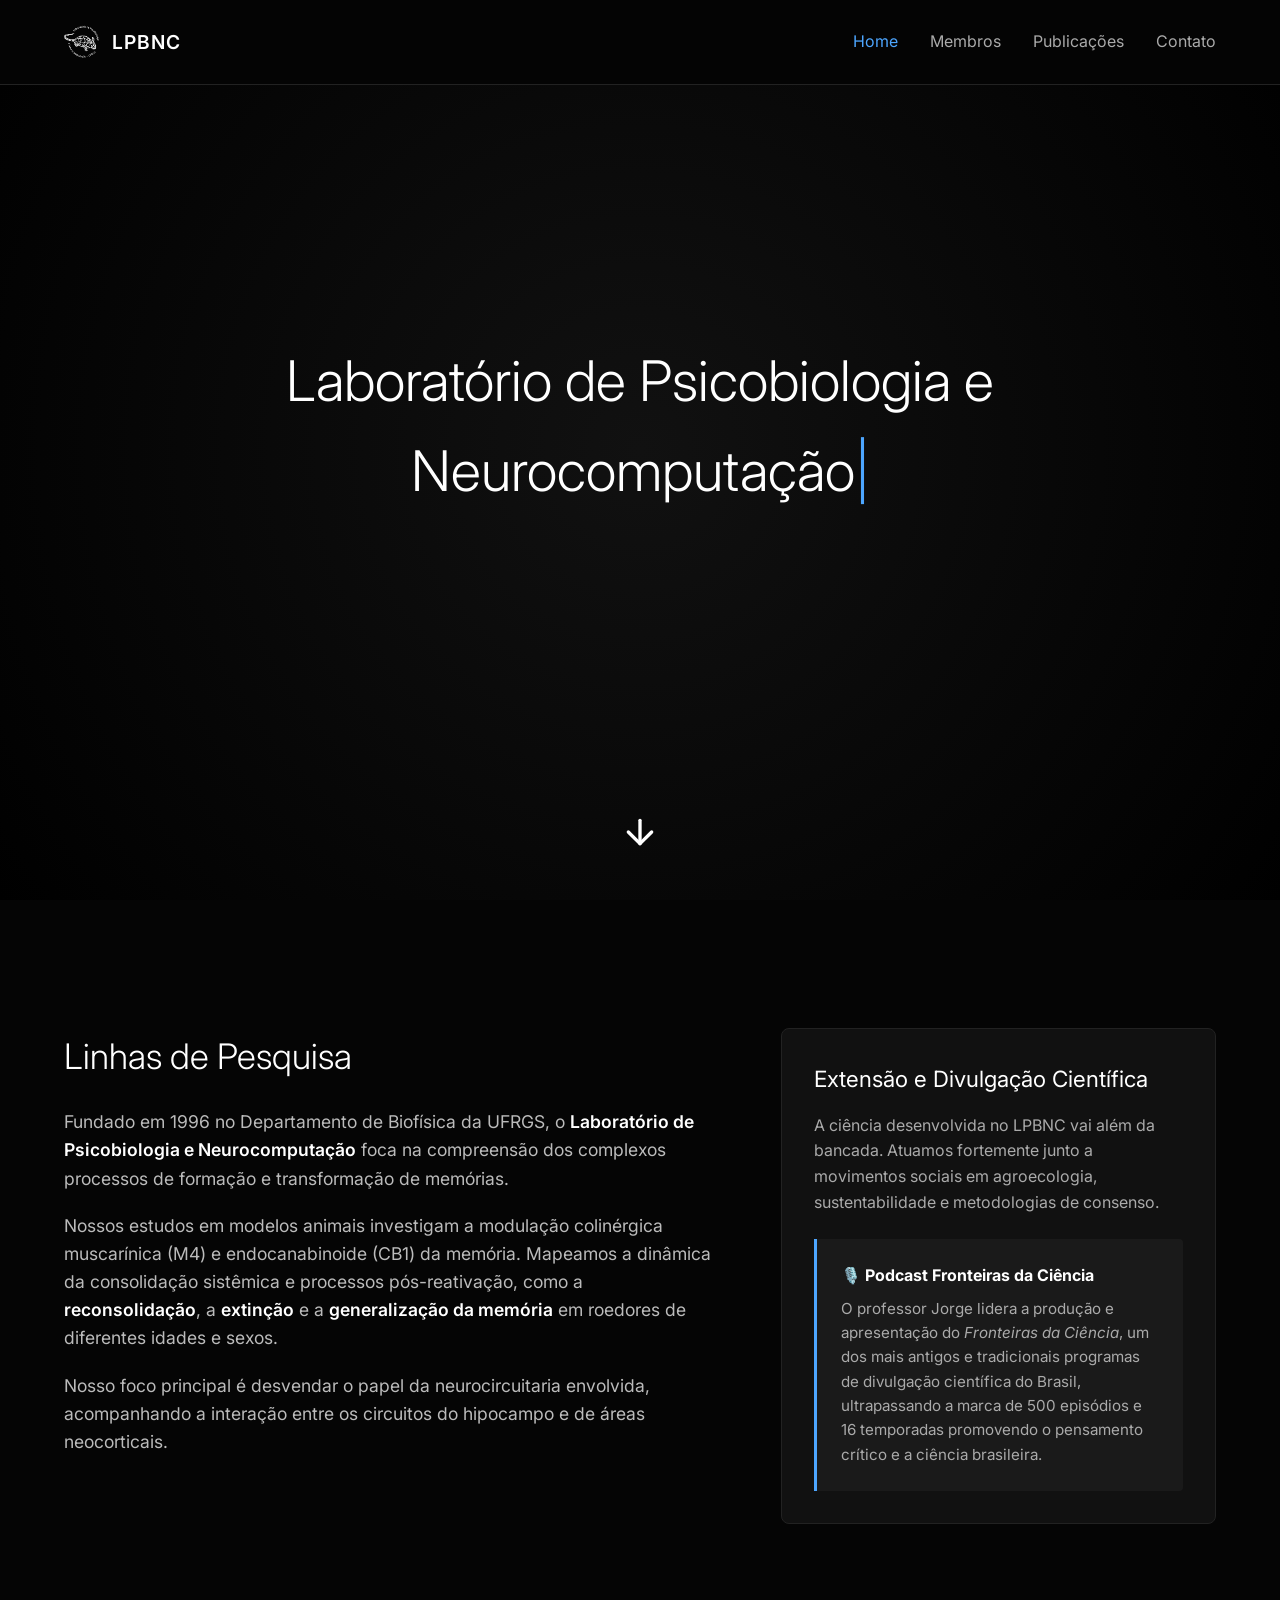
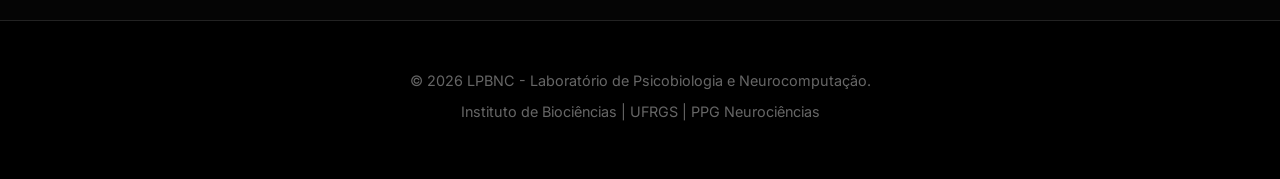
<file: index.html>
<!DOCTYPE html>
<html lang="pt-BR">
<head>
    <meta charset="UTF-8">
    <meta name="viewport" content="width=device-width, initial-scale=1.0">
    <title>LPBNC - Laboratório de Psicobiologia e Neurocomputação</title>
    <link rel="stylesheet" href="style.css">
    <link href="https://fonts.googleapis.com/css2?family=Inter:wght@300;400;600&display=swap" rel="stylesheet">
</head>
<body>
<header class="navbar">
        <div class="container nav-container">
            <a href="index.html" class="logo">
               <img src="icone.png" alt="Ícone LPBNC" style="width: 36px; height: 36px; border-radius: 8px;">
                <span class="logo-text">LPBNC</span>
            </a>
            
            <div class="hamburger">
                <span class="bar"></span>
                <span class="bar"></span>
                <span class="bar"></span>
            </div>
            
            <nav class="nav-menu">
                <ul class="nav-links">
                    <li><a href="index.html">Home</a></li>
                    <li><a href="membros.html">Membros</a></li>
                    <li><a href="publicacoes.html">Publicações</a></li>
                    <li><a href="contato.html" class="active">Contato</a></li>
                </ul>
            </nav>
        </div>
    </header>

    <script>
        document.addEventListener("DOMContentLoaded", function() {
            const hamburger = document.querySelector(".hamburger");
            const navLinks = document.querySelector(".nav-links");

            if (hamburger && navLinks) {
                hamburger.addEventListener("click", function() {
                    hamburger.classList.toggle("active");
                    navLinks.classList.toggle("active");
                });

                // Fecha o menu ao clicar em um link
                document.querySelectorAll(".nav-links li a").forEach(link => {
                    link.addEventListener("click", () => {
                        hamburger.classList.remove("active");
                        navLinks.classList.remove("active");
                    });
                });
            }
        });
    </script>

    <section class="hero">
        <div class="hero-content">
            <h1 class="typewriter-container">
                <span id="typewriter-text"></span><span class="cursor">|</span>
            </h1>
            <p class="subtitle">Neurofarmacologia, circuitos e consolidação da memória.</p>
        </div>
        <a href="#sobre" class="scroll-down" aria-label="Rolar para baixo">
            <svg width="40" height="40" viewBox="0 0 24 24" fill="none" stroke="currentColor" stroke-width="2" stroke-linecap="round" stroke-linejoin="round">
                <line x1="12" y1="5" x2="12" y2="19"></line>
                <polyline points="19 12 12 19 5 12"></polyline>
            </svg>
        </a>
    </section>

    <section id="sobre" class="about container">
        <div class="about-grid">
            <div class="about-text">
                <h2>Linhas de Pesquisa</h2>
                <p>Fundado em 1996 no Departamento de Biofísica da UFRGS, o <strong>Laboratório de Psicobiologia e Neurocomputação</strong> foca na compreensão dos complexos processos de formação e transformação de memórias.</p>
                <p>Nossos estudos em modelos animais investigam a modulação colinérgica muscarínica (M4) e endocanabinoide (CB1) da memória. Mapeamos a dinâmica da consolidação sistêmica e processos pós-reativação, como a <strong>reconsolidação</strong>, a <strong>extinção</strong> e a <strong>generalização da memória</strong> em roedores de diferentes idades e sexos.</p>
                <p>Nosso foco principal é desvendar o papel da neurocircuitaria envolvida, acompanhando a interação entre os circuitos do hipocampo e de áreas neocorticais.</p>
            </div>
            
            <div class="about-highlight">
                <h3>Extensão e Divulgação Científica</h3>
                <p>A ciência desenvolvida no LPBNC vai além da bancada. Atuamos fortemente junto a movimentos sociais em agroecologia, sustentabilidade e metodologias de consenso.</p>
                <div class="podcast-box">
                    <h4>🎙️ Podcast Fronteiras da Ciência</h4>
                    <p>O professor Jorge lidera a produção e apresentação do <em>Fronteiras da Ciência</em>, um dos mais antigos e tradicionais programas de divulgação científica do Brasil, ultrapassando a marca de 500 episódios e 16 temporadas promovendo o pensamento crítico e a ciência brasileira.</p>
                </div>
            </div>
        </div>
    </section>

    <footer>
        <div class="container footer-content">
            <p>&copy; 2026 LPBNC - Laboratório de Psicobiologia e Neurocomputação.</p>
            <p>Instituto de Biociências | UFRGS | PPG Neurociências</p>
        </div>
    </footer>
<script src="script.js"></script>

</body>
</html>
</file>
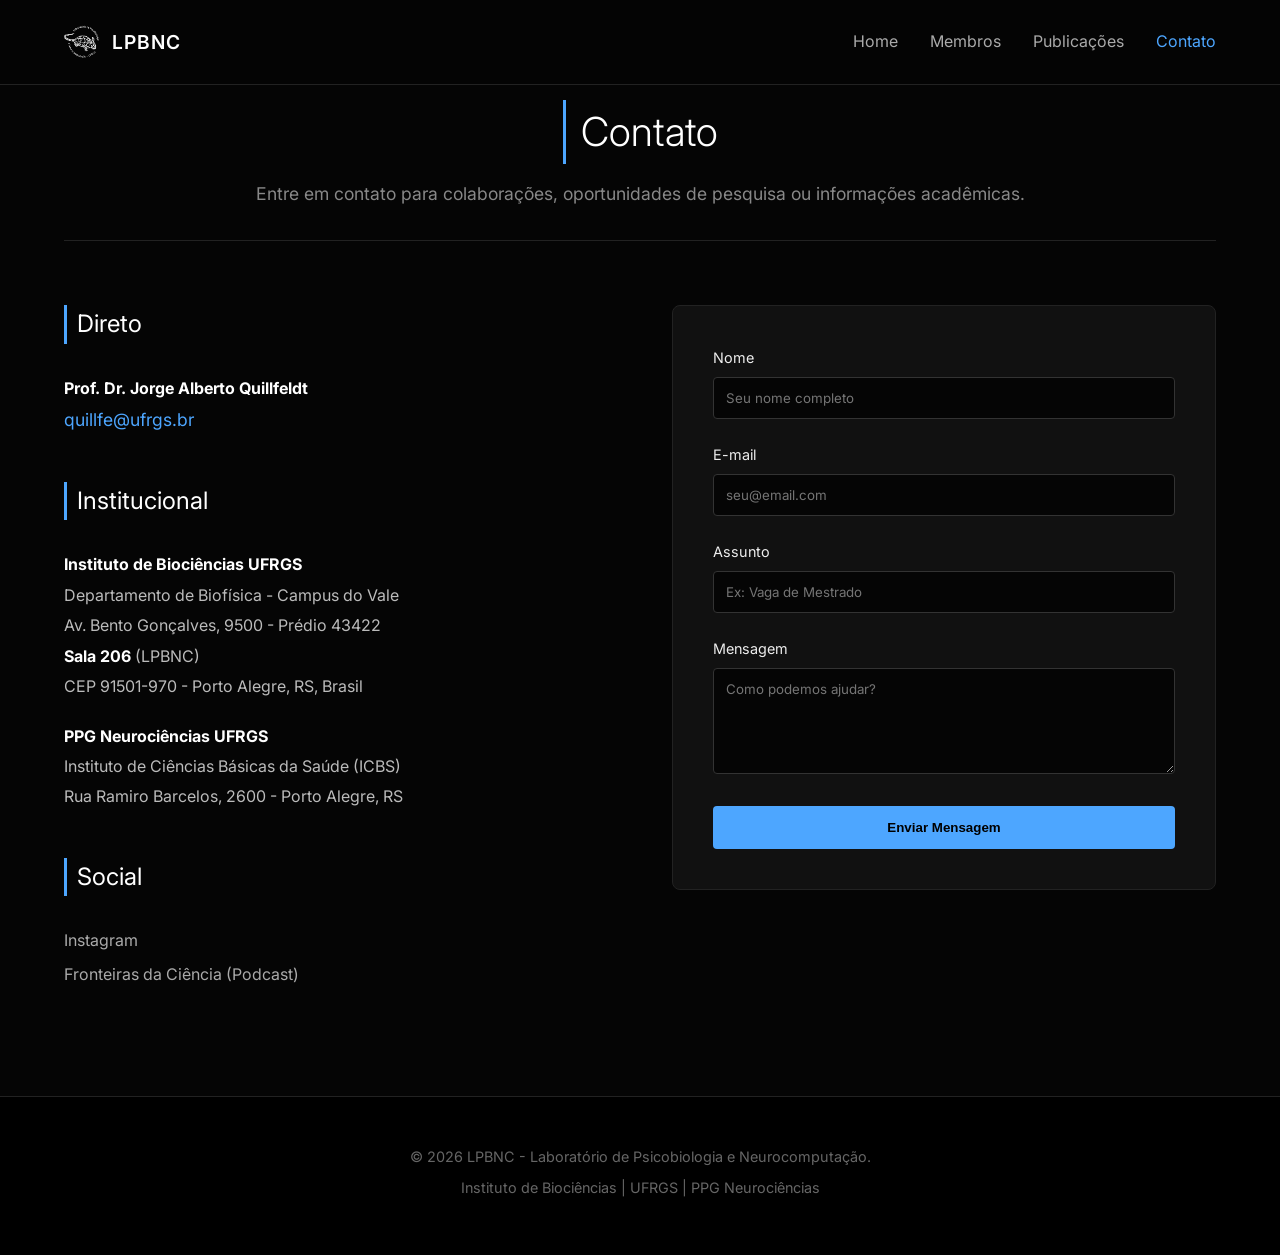
<file: contato.html>
<!DOCTYPE html>
<html lang="pt-BR">
<head>
    <meta charset="UTF-8">
    <meta name="viewport" content="width=device-width, initial-scale=1.0">
    <title>Contato - LPBNC</title>
    <link rel="stylesheet" href="style.css">
    <link href="https://fonts.googleapis.com/css2?family=Inter:wght@300;400;600&display=swap" rel="stylesheet">
</head>
<body>
<header class="navbar">
        <div class="container nav-container">
            <a href="index.html" class="logo">
               <img src="icone.png" alt="Ícone LPBNC" style="width: 36px; height: 36px; border-radius: 8px;">
                <span class="logo-text">LPBNC</span>
            </a>
            
            <div class="hamburger">
                <span class="bar"></span>
                <span class="bar"></span>
                <span class="bar"></span>
            </div>
            
            <nav>
                <ul class="nav-links">
                    <li><a href="index.html">Home</a></li>
                    <li><a href="membros.html">Membros</a></li>
                    <li><a href="publicacoes.html">Publicações</a></li>
                    <li><a href="contato.html" class="active">Contato</a></li>
                </ul>
            </nav>
        </div>
    </header>

    <main class="container page-content">
        <div class="page-header contact-header">
            <h1>Contato</h1>
            <p>Entre em contato para colaborações, oportunidades de pesquisa ou informações acadêmicas.</p>
        </div>

        <div class="contact-grid">
            <section class="contact-info">
                <div class="info-block">
                    <h2 class="section-title">Direto</h2>
                    <p><strong>Prof. Dr. Jorge Alberto Quillfeldt</strong></p>
                    <a href="mailto:quillfe@ufrgs.br" class="contact-link">quillfe@ufrgs.br</a>
                </div>

<div class="info-block">
    <h2 class="section-title">Institucional</h2>
	    <p><strong>Instituto de Biociências UFRGS</strong></p>
    <p>Departamento de Biofísica - Campus do Vale</p>
    <p>Av. Bento Gonçalves, 9500 - Prédio 43422</p>
    <p><strong>Sala 206</strong> (LPBNC)</p>
    <p>CEP 91501-970 - Porto Alegre, RS, Brasil</p>
	
    <p class="mt-2"><strong>PPG Neurociências UFRGS</strong></p>
    <p>Instituto de Ciências Básicas da Saúde (ICBS)</p>
    <p>Rua Ramiro Barcelos, 2600 - Porto Alegre, RS</p>
    

</div>

                <div class="info-block">
                    <h2 class="section-title">Social</h2>
                    <div class="social-links">
                        <a href="https://www.ufrgs.br/" target="_blank">Instagram</a>
						<a href="http://frontdaciencia.ufrgs.br/" target="_blank">Fronteiras da Ciência (Podcast)</a>                        
                    </div>
                </div>
            </section>

            <section class="contact-form-container">
                <form class="contact-form">
                    <div class="form-group">
                        <label for="name">Nome</label>
                        <input type="text" id="name" name="name" placeholder="Seu nome completo" required>
                    </div>
                    <div class="form-group">
                        <label for="email">E-mail</label>
                        <input type="email" id="email" name="email" placeholder="seu@email.com" required>
                    </div>
                    <div class="form-group">
                        <label for="subject">Assunto</label>
                        <input type="text" id="subject" name="subject" placeholder="Ex: Vaga de Mestrado">
                    </div>
                    <div class="form-group">
                        <label for="message">Mensagem</label>
                        <textarea id="message" name="message" rows="5" placeholder="Como podemos ajudar?" required></textarea>
                    </div>
                    <button type="submit" class="btn-submit">Enviar Mensagem</button>
                </form>
            </section>
        </div>
    </main>

    <footer>
        <div class="container footer-content">
            <p>&copy; 2026 LPBNC - Laboratório de Psicobiologia e Neurocomputação.</p>
            <p>Instituto de Biociências | UFRGS | PPG Neurociências</p>
        </div>
    </footer>
	
	<script>
        const hamburger = document.querySelector(".hamburger");
        const navLinks = document.querySelector(".nav-links");

        hamburger.addEventListener("click", () => {
            hamburger.classList.toggle("active");
            navLinks.classList.toggle("active");
        });

        // Fecha o menu ao clicar em um link (opcional, mas recomendado)
        document.querySelectorAll(".nav-links li a").forEach(n => n.addEventListener("click", () => {
            hamburger.classList.remove("active");
            navLinks.classList.remove("active");
        }));
    </script>
</body>
</html>
</file>
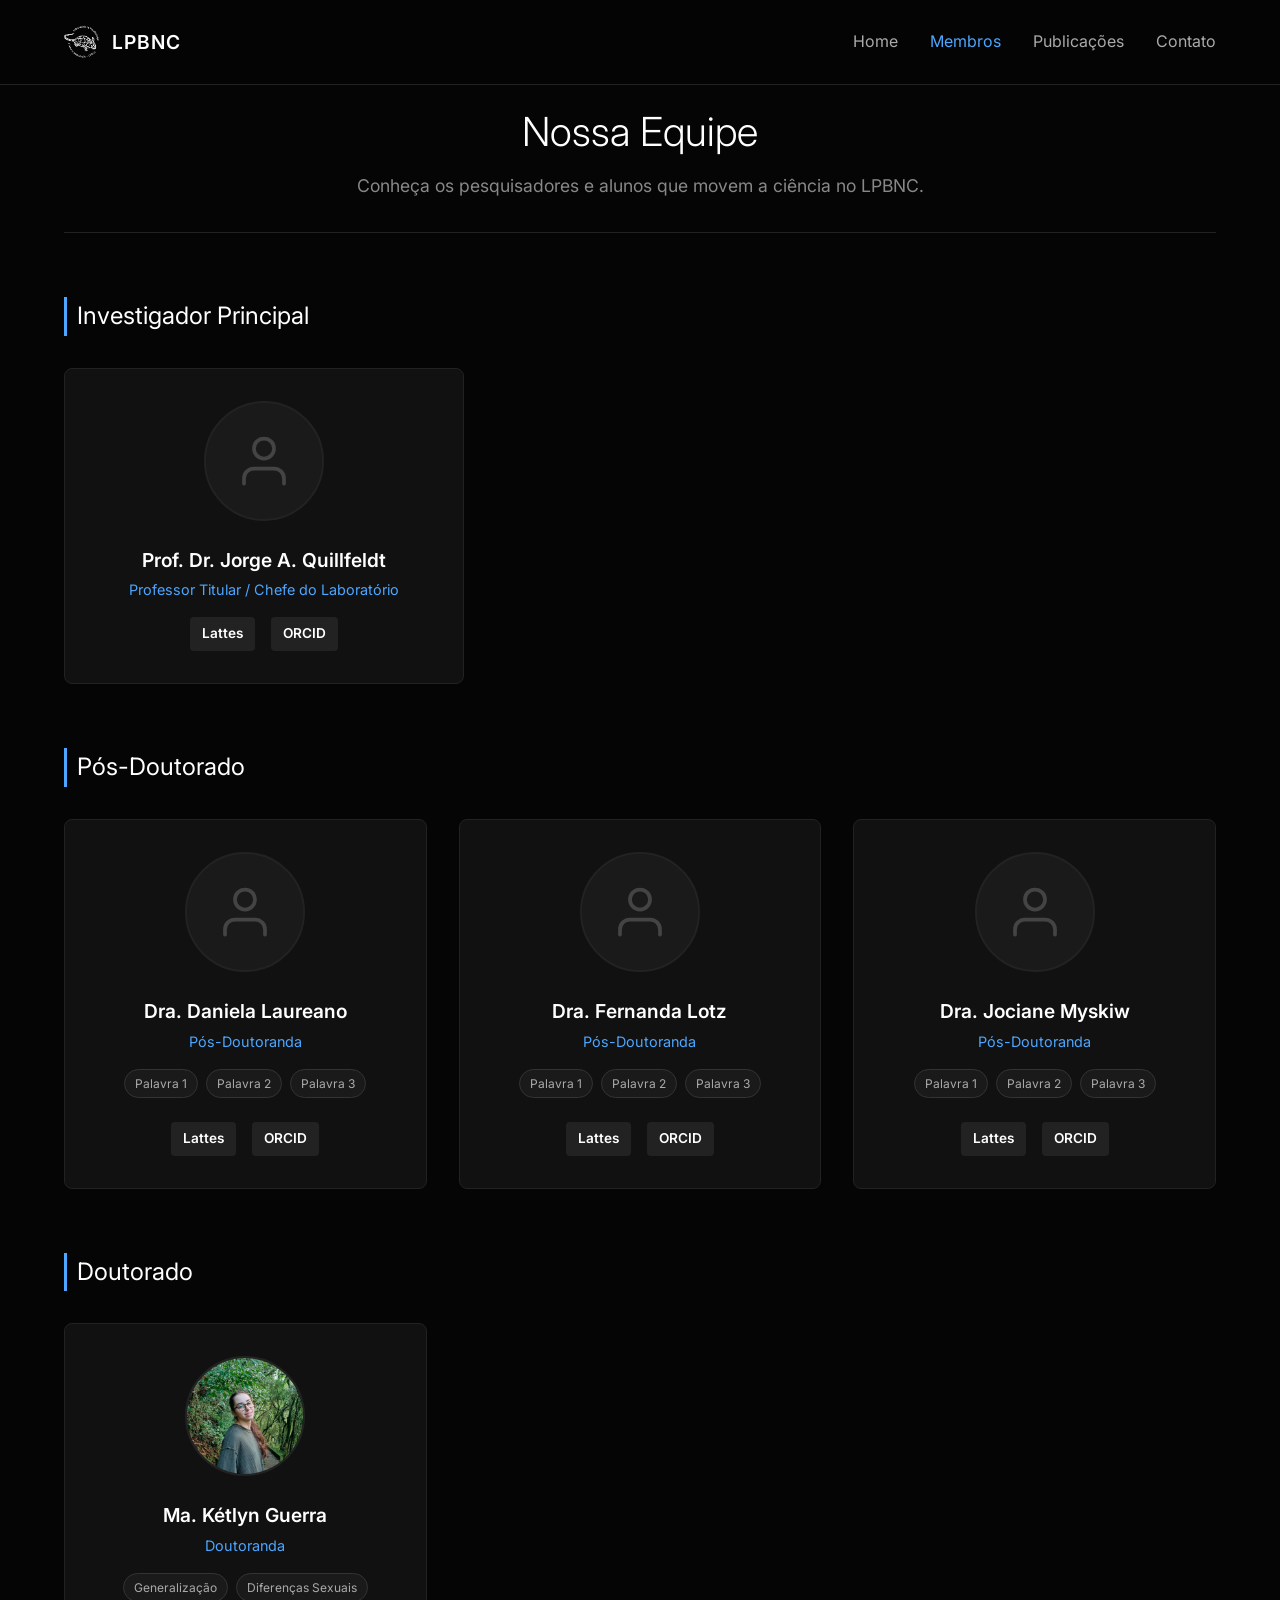
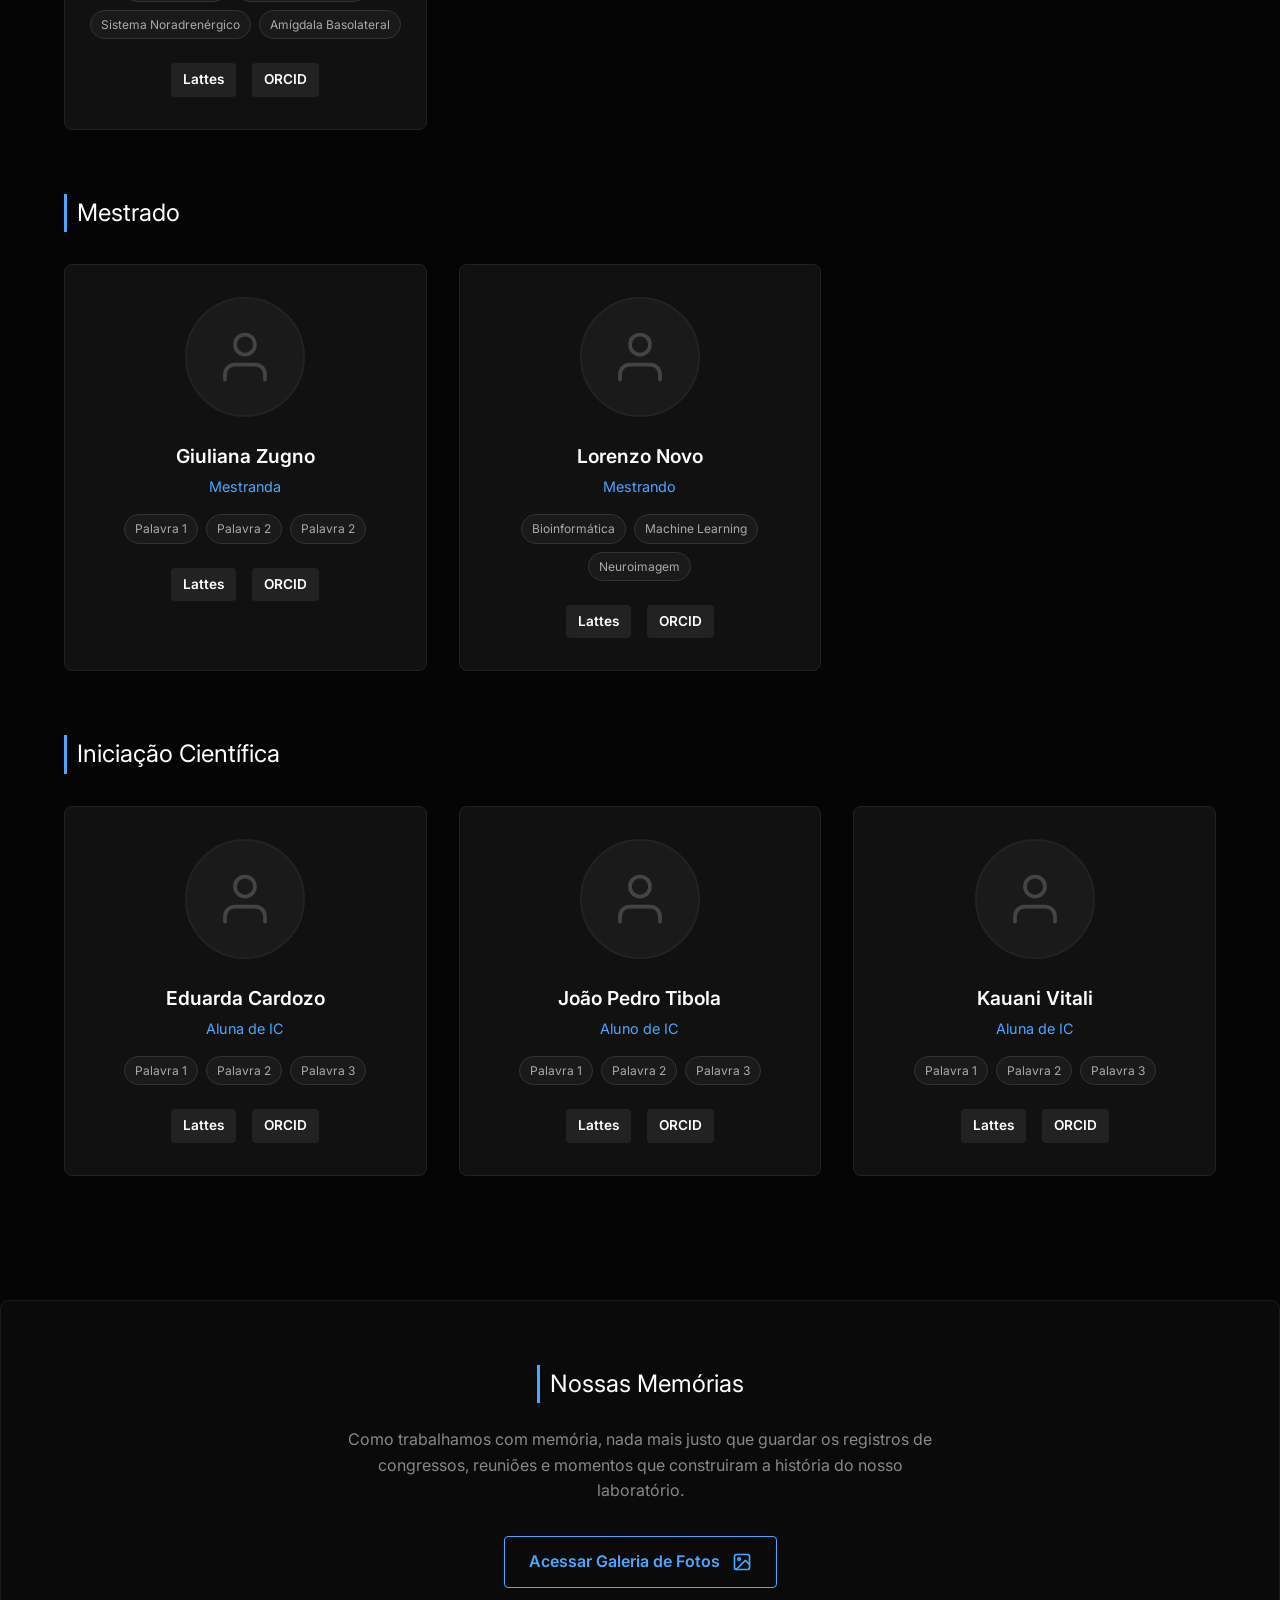
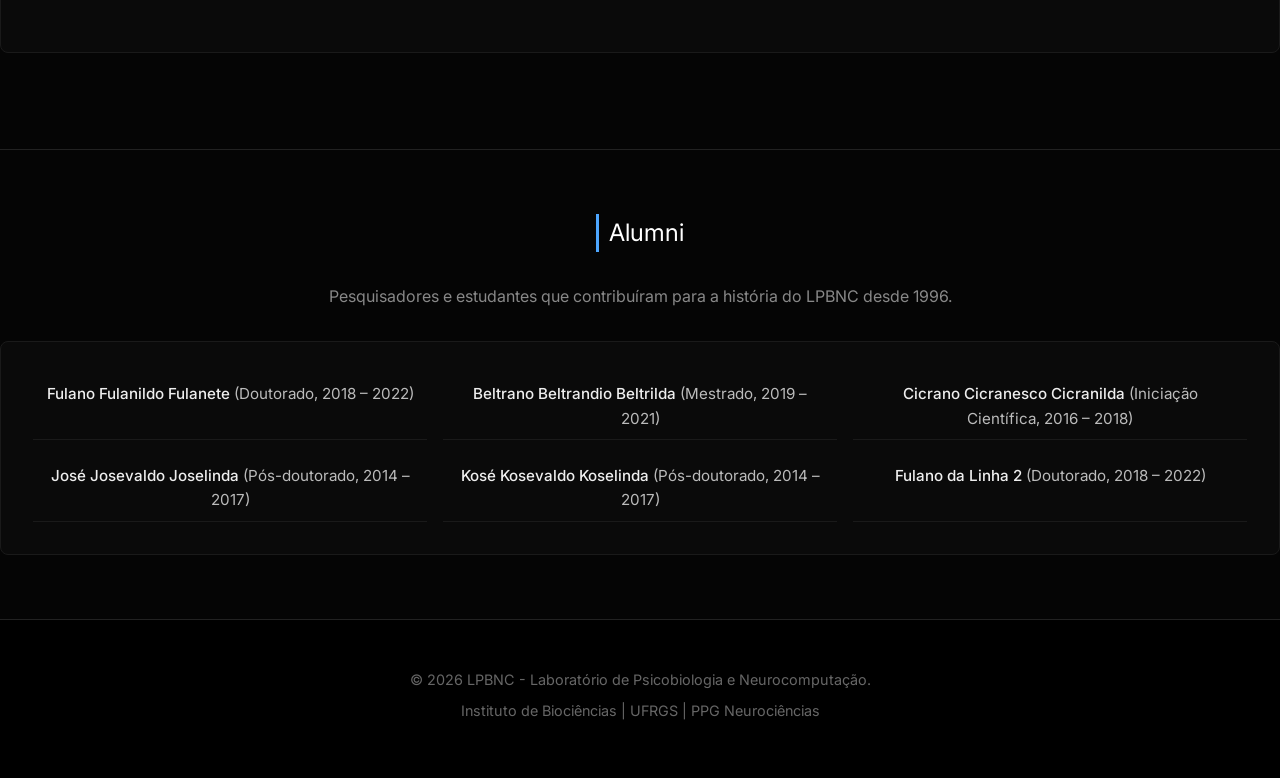
<file: membros.html>
<!DOCTYPE html>
<html lang="pt-BR">
<head>
    <meta charset="UTF-8">
    <meta name="viewport" content="width=device-width, initial-scale=1.0">
    <title>Membros - LPBNC</title>
    <link rel="stylesheet" href="style.css">
    <link href="https://fonts.googleapis.com/css2?family=Inter:wght@300;400;600&display=swap" rel="stylesheet">
</head>
<body>
<header class="navbar">
        <div class="container nav-container">
            <a href="index.html" class="logo">
               <img src="icone.png" alt="Ícone LPBNC" style="width: 36px; height: 36px; border-radius: 8px;">
                <span class="logo-text">LPBNC</span>
            </a>
            
            <div class="hamburger">
                <span class="bar"></span>
                <span class="bar"></span>
                <span class="bar"></span>
            </div>
            
            <nav>
                <ul class="nav-links">
                    <li><a href="index.html">Home</a></li>
                    <li><a href="membros.html"class="active">Membros</a></li>
                    <li><a href="publicacoes.html">Publicações</a></li>
                    <li><a href="contato.html">Contato</a></li>
                </ul>
            </nav>
        </div>
    </header>

    <main class="container page-content">
        <div class="page-header">
            <h1>Nossa Equipe</h1>
            <p>Conheça os pesquisadores e alunos que movem a ciência no LPBNC.</p>
        </div>

        <section class="team-section">
            <h2 class="section-title">Investigador Principal</h2>
            <div class="team-grid pi-grid">
                <div class="member-card pi-card">
                    <div class="member-photo">
                        <svg viewBox="0 0 24 24" fill="none" stroke="currentColor" stroke-width="1.5" stroke-linecap="round" stroke-linejoin="round"><path d="M20 21v-2a4 4 0 0 0-4-4H8a4 4 0 0 0-4 4v2"></path><circle cx="12" cy="7" r="4"></circle></svg>
                    </div>
                    <div class="member-info">
                        <h3>Prof. Dr. Jorge A. Quillfeldt</h3>
                        <p class="role">Professor Titular / Chefe do Laboratório</p>
                        <div class="member-links">
                            <a href="#" target="_blank" title="Currículo Lattes">Lattes</a>
                            <a href="#" target="_blank" title="ORCID">ORCID</a>
                        </div>
                    </div>
                </div>
            </div>
        </section>

        <section class="team-section">
            <h2 class="section-title">Pós-Doutorado</h2>
            <div class="team-grid">
                <div class="member-card">
                    <div class="member-photo">
                        <svg viewBox="0 0 24 24" fill="none" stroke="currentColor" stroke-width="1.5" stroke-linecap="round" stroke-linejoin="round"><path d="M20 21v-2a4 4 0 0 0-4-4H8a4 4 0 0 0-4 4v2"></path><circle cx="12" cy="7" r="4"></circle></svg>
                    </div>
                    <div class="member-info">
                        <h3>Dra. Daniela Laureano</h3>
                        <p class="role">Pós-Doutoranda</p>
                        <div class="keywords">
                            <span>Palavra 1</span><span>Palavra 2</span><span>Palavra 3</span>
                        </div>
                        <div class="member-links">
                            <a href="#" target="_blank">Lattes</a>
                            <a href="#" target="_blank">ORCID</a>
                        </div>
                    </div>
                </div>
                <div class="member-card">
                    <div class="member-photo">
                        <svg viewBox="0 0 24 24" fill="none" stroke="currentColor" stroke-width="1.5" stroke-linecap="round" stroke-linejoin="round"><path d="M20 21v-2a4 4 0 0 0-4-4H8a4 4 0 0 0-4 4v2"></path><circle cx="12" cy="7" r="4"></circle></svg>
                    </div>
                    <div class="member-info">
                        <h3>Dra. Fernanda Lotz</h3>
                        <p class="role">Pós-Doutoranda</p>
                        <div class="keywords">
                            <span>Palavra 1</span><span>Palavra 2</span><span>Palavra 3</span>
                        </div>
                        <div class="member-links">
                            <a href="#" target="_blank">Lattes</a>
                            <a href="#" target="_blank">ORCID</a>
                        </div>
                    </div>
                </div>
                <div class="member-card">
                    <div class="member-photo">
                        <svg viewBox="0 0 24 24" fill="none" stroke="currentColor" stroke-width="1.5" stroke-linecap="round" stroke-linejoin="round"><path d="M20 21v-2a4 4 0 0 0-4-4H8a4 4 0 0 0-4 4v2"></path><circle cx="12" cy="7" r="4"></circle></svg>
                    </div>
                    <div class="member-info">
                        <h3>Dra. Jociane Myskiw</h3>
                        <p class="role">Pós-Doutoranda</p>
                        <div class="keywords">
                            <span>Palavra 1</span><span>Palavra 2</span><span>Palavra 3</span>
                        </div>
                        <div class="member-links">
                            <a href="#" target="_blank">Lattes</a>
                            <a href="#" target="_blank">ORCID</a>
                        </div>
                    </div>
                </div>
            </div>
        </section>

        <section class="team-section">
            <h2 class="section-title">Doutorado</h2>
            <div class="team-grid">
                <div class="member-card">
                    <div class="member-photo">
                        <img src="a4208039-caa6-4f1f-bfbf-7998d4d7fa08.jpg" alt="Foto Kétlyn">
                    </div>
                    <div class="member-info">
                        <h3>Ma. Kétlyn Guerra</h3>
                        <p class="role">Doutoranda</p>
                        <div class="keywords">
                            <span>Generalização</span><span>Diferenças Sexuais</span><span>Sistema Noradrenérgico</span><span>Amígdala Basolateral</span>
                        </div>
                        <div class="member-links">
                            <a href="#" target="_blank">Lattes</a>
                            <a href="#" target="_blank">ORCID</a>
                        </div>
                    </div>
                </div>
            </div>
        </section>

        <section class="team-section">
            <h2 class="section-title">Mestrado</h2>
            <div class="team-grid">
                <div class="member-card">
                    <div class="member-photo">
                        <svg viewBox="0 0 24 24" fill="none" stroke="currentColor" stroke-width="1.5" stroke-linecap="round" stroke-linejoin="round"><path d="M20 21v-2a4 4 0 0 0-4-4H8a4 4 0 0 0-4 4v2"></path><circle cx="12" cy="7" r="4"></circle></svg>
                    </div>
                    <div class="member-info">
                        <h3>Giuliana Zugno</h3>
                        <p class="role">Mestranda</p>
                        <div class="keywords">
                            <span>Palavra 1</span><span>Palavra 2</span><span>Palavra 2</span>
                        </div>
                        <div class="member-links">
                            <a href="#" target="_blank">Lattes</a>
                            <a href="#" target="_blank">ORCID</a>
                        </div>
                    </div>
                </div>
                <div class="member-card">
                    <div class="member-photo">
                        <svg viewBox="0 0 24 24" fill="none" stroke="currentColor" stroke-width="1.5" stroke-linecap="round" stroke-linejoin="round"><path d="M20 21v-2a4 4 0 0 0-4-4H8a4 4 0 0 0-4 4v2"></path><circle cx="12" cy="7" r="4"></circle></svg>
                    </div>
                    <div class="member-info">
                        <h3>Lorenzo Novo</h3>
                        <p class="role">Mestrando</p>
                        <div class="keywords">
                            <span>Bioinformática</span><span>Machine Learning</span><span>Neuroimagem</span>
                        </div>
                        <div class="member-links">
                            <a href="#" target="_blank">Lattes</a>
                            <a href="#" target="_blank">ORCID</a>
                        </div>
                    </div>
                </div>
            </div>
        </section>

        <section class="team-section">
            <h2 class="section-title">Iniciação Científica</h2>
            <div class="team-grid">
                <div class="member-card">
                    <div class="member-photo">
                        <svg viewBox="0 0 24 24" fill="none" stroke="currentColor" stroke-width="1.5" stroke-linecap="round" stroke-linejoin="round"><path d="M20 21v-2a4 4 0 0 0-4-4H8a4 4 0 0 0-4 4v2"></path><circle cx="12" cy="7" r="4"></circle></svg>
                    </div>
                    <div class="member-info">
                        <h3>Eduarda Cardozo</h3>
                        <p class="role">Aluna de IC</p>
                        <div class="keywords">
                            <span>Palavra 1</span><span>Palavra 2</span><span>Palavra 3</span>
                        </div>
                        <div class="member-links">
                            <a href="#" target="_blank">Lattes</a>
                            <a href="#" target="_blank">ORCID</a>
                        </div>
                    </div>
                </div>
                <div class="member-card">
                    <div class="member-photo">
                        <svg viewBox="0 0 24 24" fill="none" stroke="currentColor" stroke-width="1.5" stroke-linecap="round" stroke-linejoin="round"><path d="M20 21v-2a4 4 0 0 0-4-4H8a4 4 0 0 0-4 4v2"></path><circle cx="12" cy="7" r="4"></circle></svg>
                    </div>
                    <div class="member-info">
                        <h3>João Pedro Tibola</h3>
                        <p class="role">Aluno de IC</p>
                        <div class="keywords">
                            <span>Palavra 1</span><span>Palavra 2</span><span>Palavra 3</span>
                        </div>
                        <div class="member-links">
                            <a href="#" target="_blank">Lattes</a>
                            <a href="#" target="_blank">ORCID</a>
                        </div>
                    </div>
                </div>
                <div class="member-card">
                    <div class="member-photo">
                        <svg viewBox="0 0 24 24" fill="none" stroke="currentColor" stroke-width="1.5" stroke-linecap="round" stroke-linejoin="round"><path d="M20 21v-2a4 4 0 0 0-4-4H8a4 4 0 0 0-4 4v2"></path><circle cx="12" cy="7" r="4"></circle></svg>
                    </div>
                    <div class="member-info">
                        <h3>Kauani Vitali</h3>
                        <p class="role">Aluna de IC</p>
                        <div class="keywords">
                            <span>Palavra 1</span><span>Palavra 2</span><span>Palavra 3</span>
                        </div>
                        <div class="member-links">
                            <a href="#" target="_blank">Lattes</a>
                            <a href="#" target="_blank">ORCID</a>
                        </div>
                    </div>
                </div>
            </div>
        </section>
    </main>
<section class="team-section memories-preview">
            <h2 class="section-title">Nossas Memórias</h2>
            <div class="memories-content">
                <p>Como trabalhamos com memória, nada mais justo que guardar os registros de congressos, reuniões e momentos que construiram a história do nosso laboratório.</p>
                <a href="galeria.html" class="btn-gallery">
                    <span>Acessar Galeria de Fotos</span>
                    <svg viewBox="0 0 24 24" fill="none" stroke="currentColor" stroke-width="2" stroke-linecap="round" stroke-linejoin="round" width="20" height="20"><rect x="3" y="3" width="18" height="18" rx="2" ry="2"></rect><circle cx="8.5" cy="8.5" r="1.5"></circle><polyline points="21 15 16 10 5 21"></polyline></svg>
                </a>
            </div>
        </section>

<section class="team-section alumni-section">
            <h2 class="section-title">Alumni</h2>
            <p class="section-subtitle">Pesquisadores e estudantes que contribuíram para a história do LPBNC desde 1996.</p>
            
            <div class="alumni-container">
                <ul class="alumni-list">
                    <li><strong>Fulano Fulanildo Fulanete</strong> (Doutorado, 2018 – 2022)</li>
                    <li><strong>Beltrano Beltrandio Beltrilda</strong> (Mestrado, 2019 – 2021)</li>
                    <li><strong>Cicrano Cicranesco Cicranilda</strong> (Iniciação Científica, 2016 – 2018)</li>
                    <li><strong>José Josevaldo Joselinda</strong> (Pós-doutorado, 2014 – 2017)</li>
					<li><strong>Kosé Kosevaldo Koselinda</strong> (Pós-doutorado, 2014 – 2017)</li>
					<li><strong>Fulano da Linha 2</strong> (Doutorado, 2018 – 2022)</li>
                    </ul>
            </div>
        </section>

    <footer>
        <div class="container footer-content">
            <p>&copy; 2026 LPBNC - Laboratório de Psicobiologia e Neurocomputação.</p>
            <p>Instituto de Biociências | UFRGS | PPG Neurociências</p>
        </div>
    </footer>
	
<script>
        const hamburger = document.querySelector(".hamburger");
        const navLinks = document.querySelector(".nav-links");

        hamburger.addEventListener("click", () => {
            hamburger.classList.toggle("active");
            navLinks.classList.toggle("active");
        });

        // Fecha o menu ao clicar em um link (opcional, mas recomendado)
        document.querySelectorAll(".nav-links li a").forEach(n => n.addEventListener("click", () => {
            hamburger.classList.remove("active");
            navLinks.classList.remove("active");
        }));
    </script>	
</body>
</html>
</file>
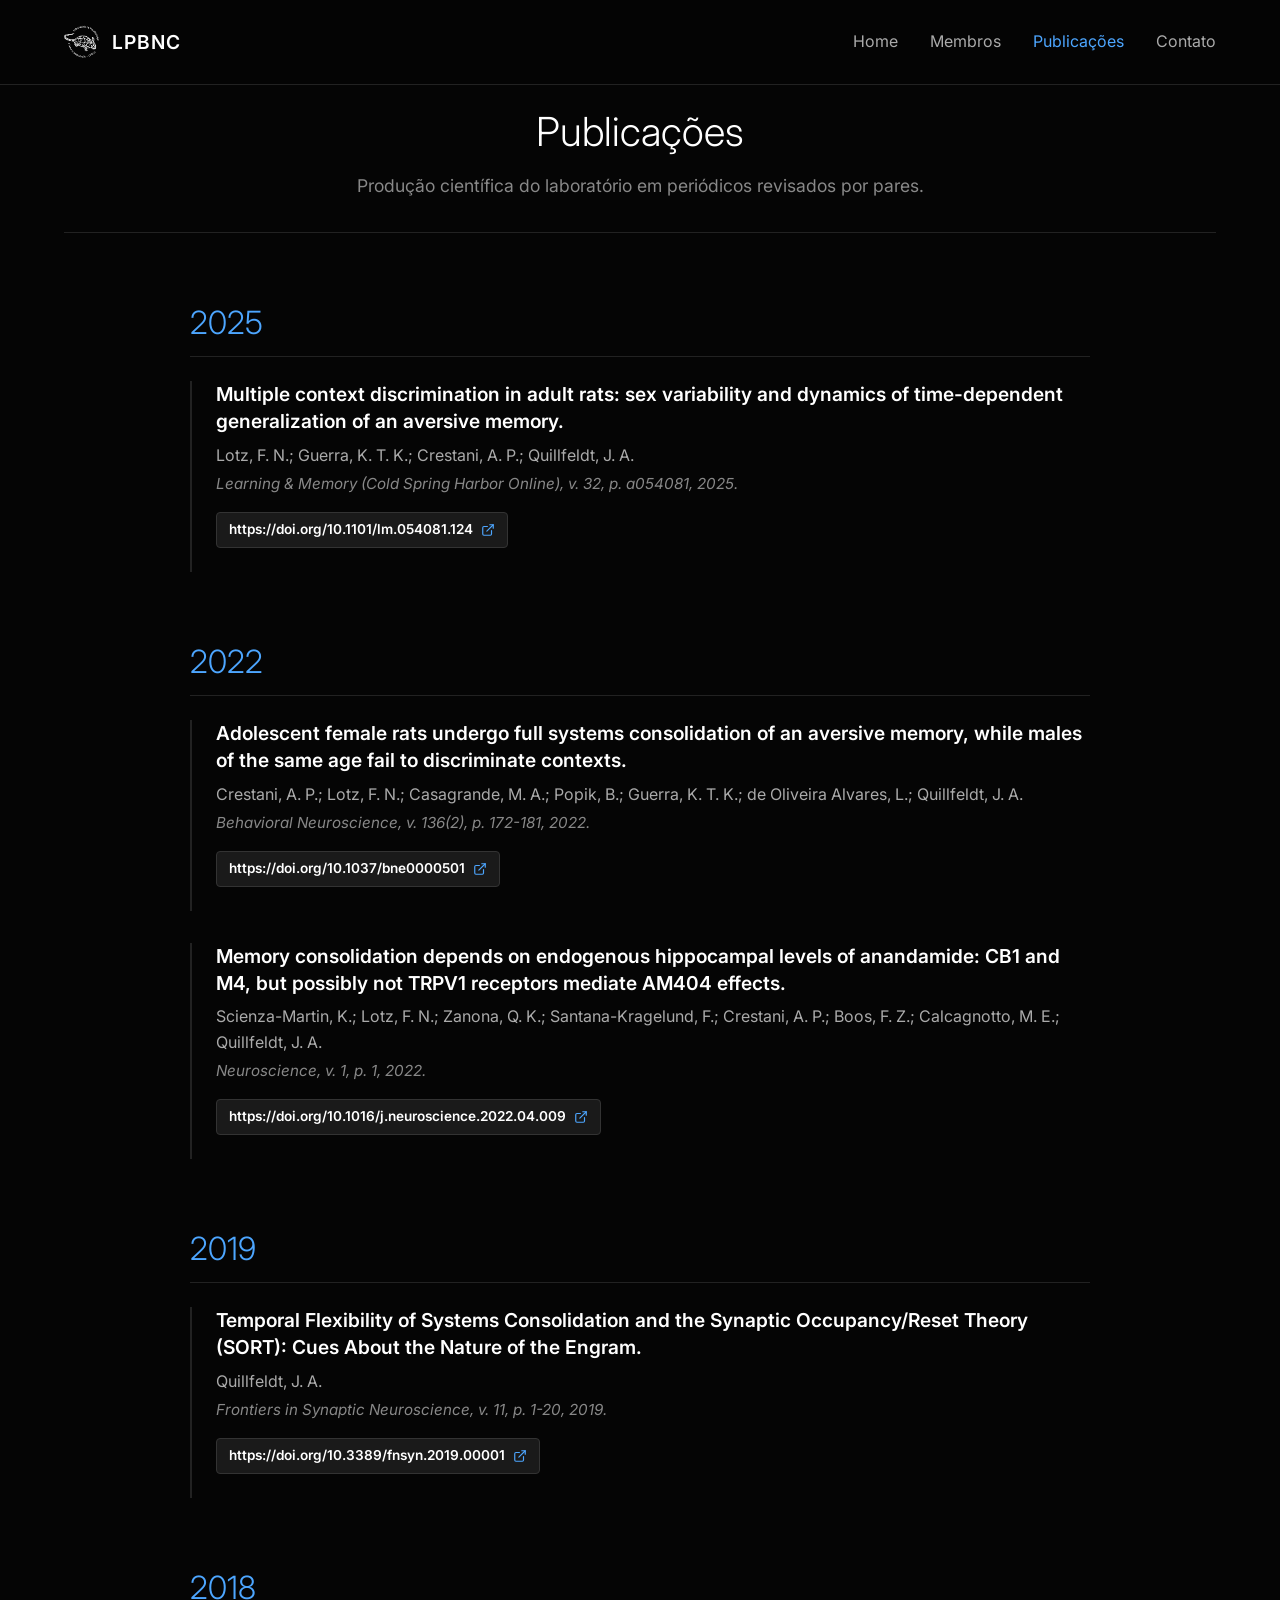
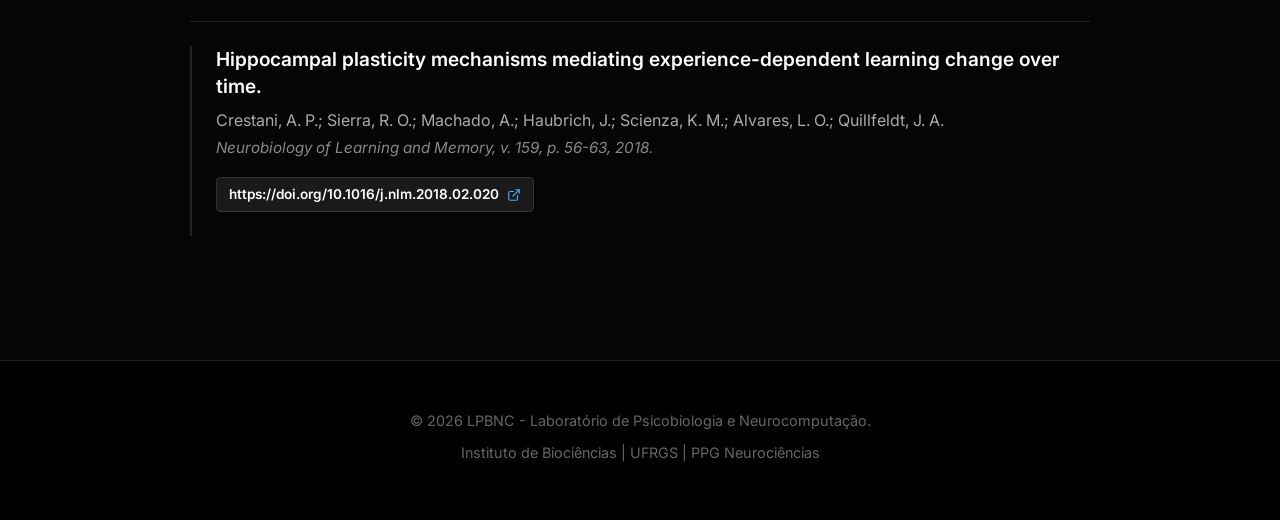
<file: publicacoes.html>
<!DOCTYPE html>
<html lang="pt-BR">
<head>
    <meta charset="UTF-8">
    <meta name="viewport" content="width=device-width, initial-scale=1.0">
    <title>Publicações - LPBNC</title>
    <link rel="stylesheet" href="style.css">
    <link href="https://fonts.googleapis.com/css2?family=Inter:wght@300;400;600&display=swap" rel="stylesheet">
</head>
<body>
<header class="navbar">
        <div class="container nav-container">
            <a href="index.html" class="logo">
               <img src="icone.png" alt="Ícone LPBNC" style="width: 36px; height: 36px; border-radius: 8px;">
                <span class="logo-text">LPBNC</span>
            </a>
            
            <div class="hamburger">
                <span class="bar"></span>
                <span class="bar"></span>
                <span class="bar"></span>
            </div>
            
            <nav>
                <ul class="nav-links">
                    <li><a href="index.html">Home</a></li>
                    <li><a href="membros.html">Membros</a></li>
                    <li><a href="publicacoes.html"class="active">Publicações</a></li>
                    <li><a href="contato.html" >Contato</a></li>
                </ul>
            </nav>
        </div>
    </header>
    <main class="container page-content">
        <div class="page-header">
            <h1>Publicações</h1>
            <p>Produção científica do laboratório em periódicos revisados por pares.</p>
        </div>

        <section class="publications-section">
            
            <div class="pub-year-block">
                <h2 class="pub-year">2025</h2>
                <div class="pub-list">
                    
                    <article class="pub-item">
                        <h3 class="pub-title">Multiple context discrimination in adult rats: sex variability and dynamics of time-dependent generalization of an aversive memory.</h3>
                        <p class="pub-authors">Lotz, F. N.; Guerra, K. T. K.; Crestani, A. P.; Quillfeldt, J. A.</p>
                        <p class="pub-journal">Learning & Memory (Cold Spring Harbor Online), v. 32, p. a054081, 2025.</p>
                        <a href="#" class="pub-doi" target="_blank" title="Acessar artigo">
                            https://doi.org/10.1101/lm.054081.124
                            <svg viewBox="0 0 24 24" fill="none" stroke="currentColor" stroke-width="2" stroke-linecap="round" stroke-linejoin="round"><path d="M18 13v6a2 2 0 0 1-2 2H5a2 2 0 0 1-2-2V8a2 2 0 0 1 2-2h6"></path><polyline points="15 3 21 3 21 9"></polyline><line x1="10" y1="14" x2="21" y2="3"></line></svg>
                        </a>
                    </article>

                </div>
            </div>

            <div class="pub-year-block">
                <h2 class="pub-year">2022</h2>
                <div class="pub-list">
                    
                    <article class="pub-item">
                        <h3 class="pub-title">Adolescent female rats undergo full systems consolidation of an aversive memory, while males of the same age fail to discriminate contexts.</h3>
                        <p class="pub-authors">Crestani, A. P.; Lotz, F. N.; Casagrande, M. A.; Popik, B.; Guerra, K. T. K.; de Oliveira Alvares, L.; Quillfeldt, J. A.</p>
                        <p class="pub-journal">Behavioral Neuroscience, v. 136(2), p. 172-181, 2022.</p>
                        <a href="#" class="pub-doi" target="_blank" title="Acessar artigo">
                            https://doi.org/10.1037/bne0000501
                            <svg viewBox="0 0 24 24" fill="none" stroke="currentColor" stroke-width="2" stroke-linecap="round" stroke-linejoin="round"><path d="M18 13v6a2 2 0 0 1-2 2H5a2 2 0 0 1-2-2V8a2 2 0 0 1 2-2h6"></path><polyline points="15 3 21 3 21 9"></polyline><line x1="10" y1="14" x2="21" y2="3"></line></svg>
                        </a>
                    </article>

                    <article class="pub-item">
                        <h3 class="pub-title">Memory consolidation depends on endogenous hippocampal levels of anandamide: CB1 and M4, but possibly not TRPV1 receptors mediate AM404 effects.</h3>
                        <p class="pub-authors">Scienza-Martin, K.; Lotz, F. N.; Zanona, Q. K.; Santana-Kragelund, F.; Crestani, A. P.; Boos, F. Z.; Calcagnotto, M. E.; Quillfeldt, J. A.</p>
                        <p class="pub-journal">Neuroscience, v. 1, p. 1, 2022.</p>
                        <a href="#" class="pub-doi" target="_blank" title="Acessar artigo">
                            https://doi.org/10.1016/j.neuroscience.2022.04.009
                            <svg viewBox="0 0 24 24" fill="none" stroke="currentColor" stroke-width="2" stroke-linecap="round" stroke-linejoin="round"><path d="M18 13v6a2 2 0 0 1-2 2H5a2 2 0 0 1-2-2V8a2 2 0 0 1 2-2h6"></path><polyline points="15 3 21 3 21 9"></polyline><line x1="10" y1="14" x2="21" y2="3"></line></svg>
                        </a>
                    </article>

                </div>
            </div>



            <div class="pub-year-block">
                <h2 class="pub-year">2019</h2>
                <div class="pub-list">
                    
                    <article class="pub-item">
                        <h3 class="pub-title">Temporal Flexibility of Systems Consolidation and the Synaptic Occupancy/Reset Theory (SORT): Cues About the Nature of the Engram.</h3>
                        <p class="pub-authors">Quillfeldt, J. A.</p>
                        <p class="pub-journal">Frontiers in Synaptic Neuroscience, v. 11, p. 1-20, 2019.</p>
                        <a href="#" class="pub-doi" target="_blank" title="Acessar artigo">
                            https://doi.org/10.3389/fnsyn.2019.00001
                            <svg viewBox="0 0 24 24" fill="none" stroke="currentColor" stroke-width="2" stroke-linecap="round" stroke-linejoin="round"><path d="M18 13v6a2 2 0 0 1-2 2H5a2 2 0 0 1-2-2V8a2 2 0 0 1 2-2h6"></path><polyline points="15 3 21 3 21 9"></polyline><line x1="10" y1="14" x2="21" y2="3"></line></svg>
                        </a>
                    </article>

                </div>
            </div>

            <div class="pub-year-block">
                <h2 class="pub-year">2018</h2>
                <div class="pub-list">
                    
                    <article class="pub-item">
                        <h3 class="pub-title">Hippocampal plasticity mechanisms mediating experience-dependent learning change over time.</h3>
                        <p class="pub-authors">Crestani, A. P.; Sierra, R. O.; Machado, A.; Haubrich, J.; Scienza, K. M.; Alvares, L. O.; Quillfeldt, J. A.</p>
                        <p class="pub-journal">Neurobiology of Learning and Memory, v. 159, p. 56-63, 2018.</p>
                        <a href="#" class="pub-doi" target="_blank" title="Acessar artigo">
                            https://doi.org/10.1016/j.nlm.2018.02.020
                            <svg viewBox="0 0 24 24" fill="none" stroke="currentColor" stroke-width="2" stroke-linecap="round" stroke-linejoin="round"><path d="M18 13v6a2 2 0 0 1-2 2H5a2 2 0 0 1-2-2V8a2 2 0 0 1 2-2h6"></path><polyline points="15 3 21 3 21 9"></polyline><line x1="10" y1="14" x2="21" y2="3"></line></svg>
                        </a>
                    </article>

                </div>
            </div>

        </section>
    </main>

    <footer>
        <div class="container footer-content">
            <p>&copy; 2026 LPBNC - Laboratório de Psicobiologia e Neurocomputação.</p>
            <p>Instituto de Biociências | UFRGS | PPG Neurociências</p>
        </div>
    </footer>
	
	<script>
        const hamburger = document.querySelector(".hamburger");
        const navLinks = document.querySelector(".nav-links");

        hamburger.addEventListener("click", () => {
            hamburger.classList.toggle("active");
            navLinks.classList.toggle("active");
        });

        // Fecha o menu ao clicar em um link (opcional, mas recomendado)
        document.querySelectorAll(".nav-links li a").forEach(n => n.addEventListener("click", () => {
            hamburger.classList.remove("active");
            navLinks.classList.remove("active");
        }));
    </script>
</body>
</html>
</file>
<file: style.css>
/* Reset básico e tipografia */
* {
    margin: 0;
    padding: 0;
    box-sizing: border-box;
    scroll-behavior: smooth;
}

body {
    font-family: 'Inter', sans-serif;
    color: #e0e0e0;
    background-color: #050505;
    line-height: 1.6;
}

.container {
    width: 90%;
    max-width: 1200px; 
    margin: 0 auto;
}

/* Navegação */
.navbar {
    background-color: rgba(5, 5, 5, 0.95);
    border-bottom: 1px solid #222;
    padding: 1.5rem 0;
    position: fixed;
    width: 100%;
    top: 0;
    z-index: 100;
}

.nav-container {
    display: flex;
    justify-content: space-between;
    align-items: center;
}

.logo {
    display: flex;
    align-items: center;
    gap: 12px; 
    text-decoration: none; 
}

.logo-text {
    font-size: 1.2rem;
    font-weight: 600;
    letter-spacing: 1px;
    color: #fff;
    text-transform: uppercase;
}

/* Caixa do Ícone Placeholder */
.logo-icon {
    width: 36px;
    height: 36px;
    background-color: #111;
    border: 1px solid #333;
    border-radius: 8px; /* Bordas arredondadas */
    display: flex;
    justify-content: center;
    align-items: center;
    color: #4da6ff; /* Cor da linha do desenho */
    transition: border-color 0.3s ease;
}

.logo-icon svg {
    width: 22px;
    height: 22px;
}

.logo:hover .logo-icon {
    border-color: #4da6ff; /* Acende a borda ao passar o mouse */
}

.nav-links {
    list-style: none;
    display: flex;
    gap: 2rem;
}

.nav-links a {
    text-decoration: none;
    color: #aaa;
    font-weight: 400;
    transition: color 0.3s ease;
}

.nav-links a:hover, .nav-links a.active {
    color: #4da6ff;
}

/* Hero Section */
.hero {
    height: 100vh;
    display: flex;
    flex-direction: column;
    justify-content: center;
    align-items: center;
    position: relative;
    text-align: center;
    background: radial-gradient(circle at center, #111 0%, #000 100%);
}

.hero-content {
    max-width: 900px;
    padding: 0 20px;
}

.typewriter-container {
    font-size: 3.5rem;
    font-weight: 300;
    color: #fff;
    margin-bottom: 1rem;
    min-height: 8rem; /* Espaço ajustado para quebras de linha naturais */
}

.cursor {
    font-weight: 300;
    color: #4da6ff;
    animation: blink 1s infinite;
}

@keyframes blink {
    0%, 100% { opacity: 1; }
    50% { opacity: 0; }
}

.subtitle {
    font-size: 1.2rem;
    color: #888;
    opacity: 0;
    transition: opacity 2s ease-in-out;
}

/* Seta animada */
.scroll-down {
    position: absolute;
    bottom: 40px;
    color: #fff;
    animation: bounce 2s infinite;
    transition: color 0.3s ease;
}

.scroll-down:hover {
    color: #4da6ff;
}

@keyframes bounce {
    0%, 20%, 50%, 80%, 100% { transform: translateY(0); }
    40% { transform: translateY(-15px); }
    60% { transform: translateY(-7px); }
}

/* Seção Sobre (Nova com Grid) */
.about {
    padding: 8rem 0 6rem 0;
}

.about-grid {
    display: grid;
    grid-template-columns: 3fr 2fr; /* Coluna da pesquisa maior que a da extensão */
    gap: 4rem;
    align-items: start;
}

.about-text h2 {
    font-size: 2.2rem;
    font-weight: 300;
    margin-bottom: 1.5rem;
    color: #fff;
}

.about-text p {
    margin-bottom: 1.2rem;
    color: #bbb;
    font-size: 1.1rem;
}

.about-text strong {
    color: #fff;
    font-weight: 600;
}

/* Painel de Destaque / Podcast */
.about-highlight {
    background-color: #111;
    border: 1px solid #222;
    padding: 2rem;
    border-radius: 8px;
}

.about-highlight h3 {
    font-size: 1.4rem;
    font-weight: 400;
    color: #fff;
    margin-bottom: 1rem;
}

.about-highlight p {
    color: #aaa;
    font-size: 1rem;
    margin-bottom: 1.5rem;
}

.podcast-box {
    background-color: #1a1a1a;
    padding: 1.5rem;
    border-left: 3px solid #4da6ff;
    border-radius: 0 4px 4px 0;
}

.podcast-box h4 {
    color: #fff;
    margin-bottom: 0.5rem;
}

.podcast-box p {
    margin-bottom: 0;
    font-size: 0.95rem;
}

/* Rodapé */
footer {
    background-color: #000;
    border-top: 1px solid #222;
    padding: 3rem 0;
    text-align: center;
    font-size: 0.9rem;
}

footer p {
    margin-bottom: 0.5rem;
    color: #666;
}

/* Responsividade Básica para Celulares */
@media (max-width: 850px) {
    .typewriter-container {
        font-size: 2rem;
    }
    .about-grid {
        grid-template-columns: 1fr;
        gap: 2rem;
    }
}

/* ==========================================================================
   Estilos da Página Interna e Membros
   ========================================================================== */

/* Espaçamento para páginas internas (compensa a navbar fixa) */
.page-content {
    padding-top: 100px;
    padding-bottom: 60px;
}

.page-header {
    text-align: center;
    margin-bottom: 4rem;
    border-bottom: 1px solid #222;
    padding-bottom: 2rem;
}

.page-header h1 {
    font-size: 2.5rem;
    font-weight: 300;
    color: #fff;
    margin-bottom: 0.5rem;
}

.page-header p {
    color: #888;
    font-size: 1.1rem;
}

.team-section {
    margin-bottom: 4rem;
}

.section-title {
    font-size: 1.5rem;
    font-weight: 400;
    color: #fff;
    margin-bottom: 2rem;
    border-left: 3px solid #4da6ff;
    padding-left: 10px;
}

/* Sistema de Grid para os Membros */
.team-grid {
    display: grid;
    grid-template-columns: repeat(auto-fill, minmax(280px, 1fr));
    gap: 2rem;
}

/* O card do PI é centralizado e ligeiramente maior */
.pi-grid {
    display: flex;
    justify-content: flex-start;
}

.pi-card {
    max-width: 400px;
    width: 100%;
}

/* Cartão de Membro */
.member-card {
    background-color: #111;
    border: 1px solid #222;
    border-radius: 8px;
    padding: 2rem 1.5rem;
    text-align: center;
    transition: transform 0.3s ease, border-color 0.3s ease;
    display: flex;
    flex-direction: column;
    align-items: center;
}

.member-card:hover {
    transform: translateY(-5px);
    border-color: #333;
}

/* Foto / Placeholder */
.member-photo {
    width: 120px;
    height: 120px;
    background-color: #1a1a1a;
    border-radius: 50%;
    margin-bottom: 1.5rem;
    display: flex;
    justify-content: center;
    align-items: center;
    border: 2px solid #222;
    color: #444; 
}

.member-photo svg {
    width: 60px;
    height: 60px;
}

/* Informações do Membro */
.member-info h3 {
    font-size: 1.2rem;
    font-weight: 600;
    color: #fff;
    margin-bottom: 0.2rem;
}

.member-info .role {
    font-size: 0.9rem;
    color: #4da6ff;
    margin-bottom: 1rem;
    font-weight: 400;
}

/* Tags de Palavras-chave */
.keywords {
    display: flex;
    flex-wrap: wrap;
    gap: 0.5rem;
    justify-content: center;
    margin-bottom: 1.5rem;
    margin-top: auto; /* Empurra para baixo se os nomes tiverem tamanhos diferentes */
}

.keywords span {
    font-size: 0.75rem;
    background-color: #1a1a1a;
    color: #aaa;
    padding: 4px 10px;
    border-radius: 20px;
    border: 1px solid #333;
}

/* Links (Lattes, ORCID) */
.member-links {
    display: flex;
    gap: 1rem;
    justify-content: center;
    margin-top: auto;
}

.member-links a {
    text-decoration: none;
    font-size: 0.85rem;
    font-weight: 600;
    color: #fff;
    background-color: #222;
    padding: 6px 12px;
    border-radius: 4px;
    transition: background-color 0.3s ease, color 0.3s ease;
}

.member-links a:hover {
    background-color: #4da6ff;
    color: #000;
}

/* ==========================================================================
   Estilos da Página de Publicações
   ========================================================================== */

.publications-section {
    max-width: 900px;
    margin: 0 auto;
}

.pub-year-block {
    margin-bottom: 4rem;
}

/* Estilo do Ano */
.pub-year {
    font-size: 2rem;
    font-weight: 300;
    color: #4da6ff; 
    margin-bottom: 1.5rem;
    border-bottom: 1px solid #222;
    padding-bottom: 0.5rem;
}

.pub-list {
    display: flex;
    flex-direction: column;
    gap: 2rem; 
}

/* Card/Bloco do Artigo */
.pub-item {
    background-color: transparent;
    padding: 0 0 1.5rem 1.5rem;
    border-left: 2px solid #222;
    transition: border-left-color 0.3s ease;
}

.pub-item:hover {
    border-left-color: #4da6ff; /* O traço acende ao passar o mouse */
}

.pub-title {
    font-size: 1.2rem;
    font-weight: 600;
    color: #fff;
    margin-bottom: 0.5rem;
    line-height: 1.4;
}

.pub-authors {
    font-size: 1rem;
    color: #aaa;
    margin-bottom: 0.2rem;
}

.pub-journal {
    font-size: 0.95rem;
    color: #888;
    font-style: italic;
    margin-bottom: 1rem;
}

/* Botão/Link do DOI */
.pub-doi {
    display: inline-flex;
    align-items: center;
    gap: 0.5rem;
    font-size: 0.85rem;
    font-weight: 600;
    color: #fff;
    text-decoration: none;
    background-color: #1a1a1a;
    padding: 6px 12px;
    border: 1px solid #333;
    border-radius: 4px;
    transition: all 0.3s ease;
}

.pub-doi svg {
    width: 14px;
    height: 14px;
    stroke: #4da6ff;
}

.pub-doi:hover {
    background-color: #2a2a2a;
    border-color: #4da6ff;
}

/* ==========================================================================
   Estilos da Seção Alumni
   ========================================================================== */

.alumni-section {
    margin-top: 6rem;
    border-top: 1px solid #222;
    padding-top: 4rem;
    text-align: center; 
}

.section-subtitle {
    color: #888;
    margin-bottom: 2rem;
    font-size: 1rem;
}

.alumni-container {
    background-color: #0a0a0a;
    padding: 2rem;
    border-radius: 8px;
    border: 1px solid #1a1a1a;
}

.alumni-list {
    list-style: none;
    display: grid;
    grid-template-columns: repeat(auto-fill, minmax(300px, 1fr));
    gap: 1rem;
    justify-content: center; 
}

.alumni-list li {
    font-size: 0.95rem;
    color: #bbb;
    padding: 8px 12px;
    border-bottom: 1px solid #1a1a1a;
    transition: color 0.3s ease;
    text-align: center; 
}

.alumni-list li:hover {
    color: #4da6ff;
}

.alumni-list li strong {
    color: #eee;
    font-weight: 500;
}

.alumni-section .section-title {
    display: inline-block;
}

/* ==========================================================================
   Estilos da Página de Contato
   ========================================================================== */

/* Centralização do Header de Contato com barra azul ajustada */
.contact-header {
    text-align: center;
}

.contact-header h1 {
    display: inline-block; /* Faz a barra azul abraçar a palavra */
    border-left: 3px solid #4da6ff;
    padding-left: 15px;
    margin-bottom: 1rem;
}

.contact-grid {
    display: grid;
    grid-template-columns: 1fr 1fr;
    gap: 4rem;
    margin-top: 2rem;
}

.info-block {
    margin-bottom: 3rem;
}

.info-block p {
    color: #bbb;
    margin-bottom: 0.3rem;
}

.info-block strong {
    color: #fff;
}

.contact-link {
    color: #4da6ff;
    text-decoration: none;
    font-size: 1.1rem;
    transition: opacity 0.3s;
}

.contact-link:hover {
    text-decoration: underline;
}

.mt-2 { margin-top: 1.5rem; }

/* Links Sociais/Extra */
.social-links {
    display: flex;
    flex-direction: column;
    gap: 0.5rem;
}

.social-links a {
    color: #aaa;
    text-decoration: none;
    transition: color 0.3s;
}

.social-links a:hover {
    color: #4da6ff;
}

/* Formulário */
.contact-form {
    background-color: #111;
    padding: 2.5rem;
    border-radius: 8px;
    border: 1px solid #222;
}

.form-group {
    margin-bottom: 1.5rem;
}

.form-group label {
    display: block;
    color: #eee;
    margin-bottom: 0.5rem;
    font-size: 0.9rem;
}

.form-group input, 
.form-group textarea {
    width: 100%;
    padding: 12px;
    background-color: #050505;
    border: 1px solid #333;
    border-radius: 4px;
    color: #fff;
    font-family: 'Inter', sans-serif;
}

.form-group input:focus, 
.form-group textarea:focus {
    outline: none;
    border-color: #4da6ff;
}

.btn-submit {
    width: 100%;
    padding: 14px;
    background-color: #4da6ff;
    color: #000;
    border: none;
    border-radius: 4px;
    font-weight: 600;
    cursor: pointer;
    transition: background-color 0.3s;
}

.btn-submit:hover {
    background-color: #3d86cc;
}

/* Responsividade para o Contato */
@media (max-width: 850px) {
    .contact-grid {
        grid-template-columns: 1fr;
        gap: 2rem;
    }
    
    .contact-form {
        padding: 1.5rem;
    }
}

/* ==========================================================================
   Estilos da Seção Nossas Memórias e Galeria
   ========================================================================== */

.memories-preview {
    text-align: center;
    background-color: #0a0a0a;
    padding: 4rem 2rem;
    border-radius: 8px;
    border: 1px solid #1a1a1a;
    margin-bottom: 4rem;
}

.memories-preview .section-title {
    display: inline-block;
    margin-bottom: 1.5rem;
}

.memories-content p {
    color: #888;
    max-width: 600px;
    margin: 0 auto 2rem auto;
}

.btn-gallery {
    display: inline-flex;
    align-items: center;
    gap: 12px;
    background-color: transparent;
    color: #4da6ff;
    padding: 12px 24px;
    border: 1px solid #4da6ff;
    border-radius: 4px;
    text-decoration: none;
    font-weight: 600;
    transition: all 0.3s ease;
}

.btn-gallery:hover {
    background-color: #4da6ff;
    color: #000;
}

/* Estilo da Grade da Galeria */
.gallery-grid {
    display: grid;
    grid-template-columns: repeat(auto-fill, minmax(300px, 1fr));
    gap: 1.5rem;
    padding-bottom: 4rem;
}

.gallery-item {
    overflow: hidden;
    border-radius: 8px;
    background-color: #111;
    border: 1px solid #222;
    aspect-ratio: 3 / 2;
}

.gallery-item img {
    width: 100%;
    height: 100%;
    object-fit: cover;
    transition: transform 0.5s ease;
    opacity: 0.8;
}

.gallery-item:hover img {
    transform: scale(1.05);
    opacity: 1;
}

/* ==========================================================================
   Menu Hambúrguer e Responsividade Mobile
   ========================================================================== */

/* Esconde o hambúrguer no desktop */
.hamburger {
    display: none;
    cursor: pointer;
    z-index: 101; /* Fica acima do menu quando aberto */
}

/* Estilo das 3 barras do hambúrguer */
.hamburger .bar {
    display: block;
    width: 25px;
    height: 3px;
    margin: 5px auto;
    transition: all 0.3s ease-in-out;
    background-color: #fff;
    border-radius: 2px;
}

/* Ajustes para telas até 850px (Celulares e Tablets menores) */
@media (max-width: 850px) {
    /* Mostra o hambúrguer e empurra ele para a extrema direita */
    .hamburger {
        display: block;
        margin-left: auto;
    }

    /* Remove o container do menu do fluxo normal para não bagunçar o topo */
    .nav-container nav {
        position: absolute;
    }

    /* Animação do hambúrguer virando um "X" quando ativo */
    .hamburger.active .bar:nth-child(2) {
        opacity: 0;
    }
    .hamburger.active .bar:nth-child(1) {
        transform: translateY(8px) rotate(45deg);
    }
    .hamburger.active .bar:nth-child(3) {
        transform: translateY(-8px) rotate(-45deg);
    }

    /* Estilização do Menu Dropdown Lateral */
    .nav-links {
        position: fixed;
        left: -100%; /* Esconde o menu fora da tela à esquerda */
        top: 75px; /* Altura exata para ficar logo abaixo do cabeçalho */
        gap: 0;
        flex-direction: column;
        background-color: rgba(5, 5, 5, 0.98); /* Fundo preto quase sólido */
        width: 100%;
        height: calc(100vh - 75px); /* Preenche o resto da tela para baixo */
        text-align: center;
        transition: left 0.4s ease-in-out;
        padding-top: 2rem;
        z-index: 99; /* Garante que fique por cima de textos e imagens */
    }

    /* Classe ativada pelo JavaScript para deslizar o menu para a tela */
    .nav-links.active {
        left: 0;
    }

    /* Espaçamento e tamanho das letras no celular */
    .nav-links li {
        margin: 1.5rem 0;
    }

    .nav-links li a {
        font-size: 1.3rem;
        display: block; /* Aumenta a área de clique para o dedo */
    }

    /* Ajustes gerais de layout mobile mantidos */
    .typewriter-container {
        font-size: 2rem;
    }
    
    .about-grid {
        grid-template-columns: 1fr;
        gap: 2rem;
    }
    
    .contact-grid {
        grid-template-columns: 1fr;
        gap: 2rem;
    }
    
    .contact-form {
        padding: 1.5rem;
    }
}

/* Ajuste para imagens reais nos cards dos membros */
.member-photo img {
    width: 100%;
    height: 100%;
    object-fit: cover; /* Faz a imagem preencher o espaço sem distorcer */
    border-radius: 50%; /* Mantém a imagem redonda acompanhando a borda principal */
}
</file>
